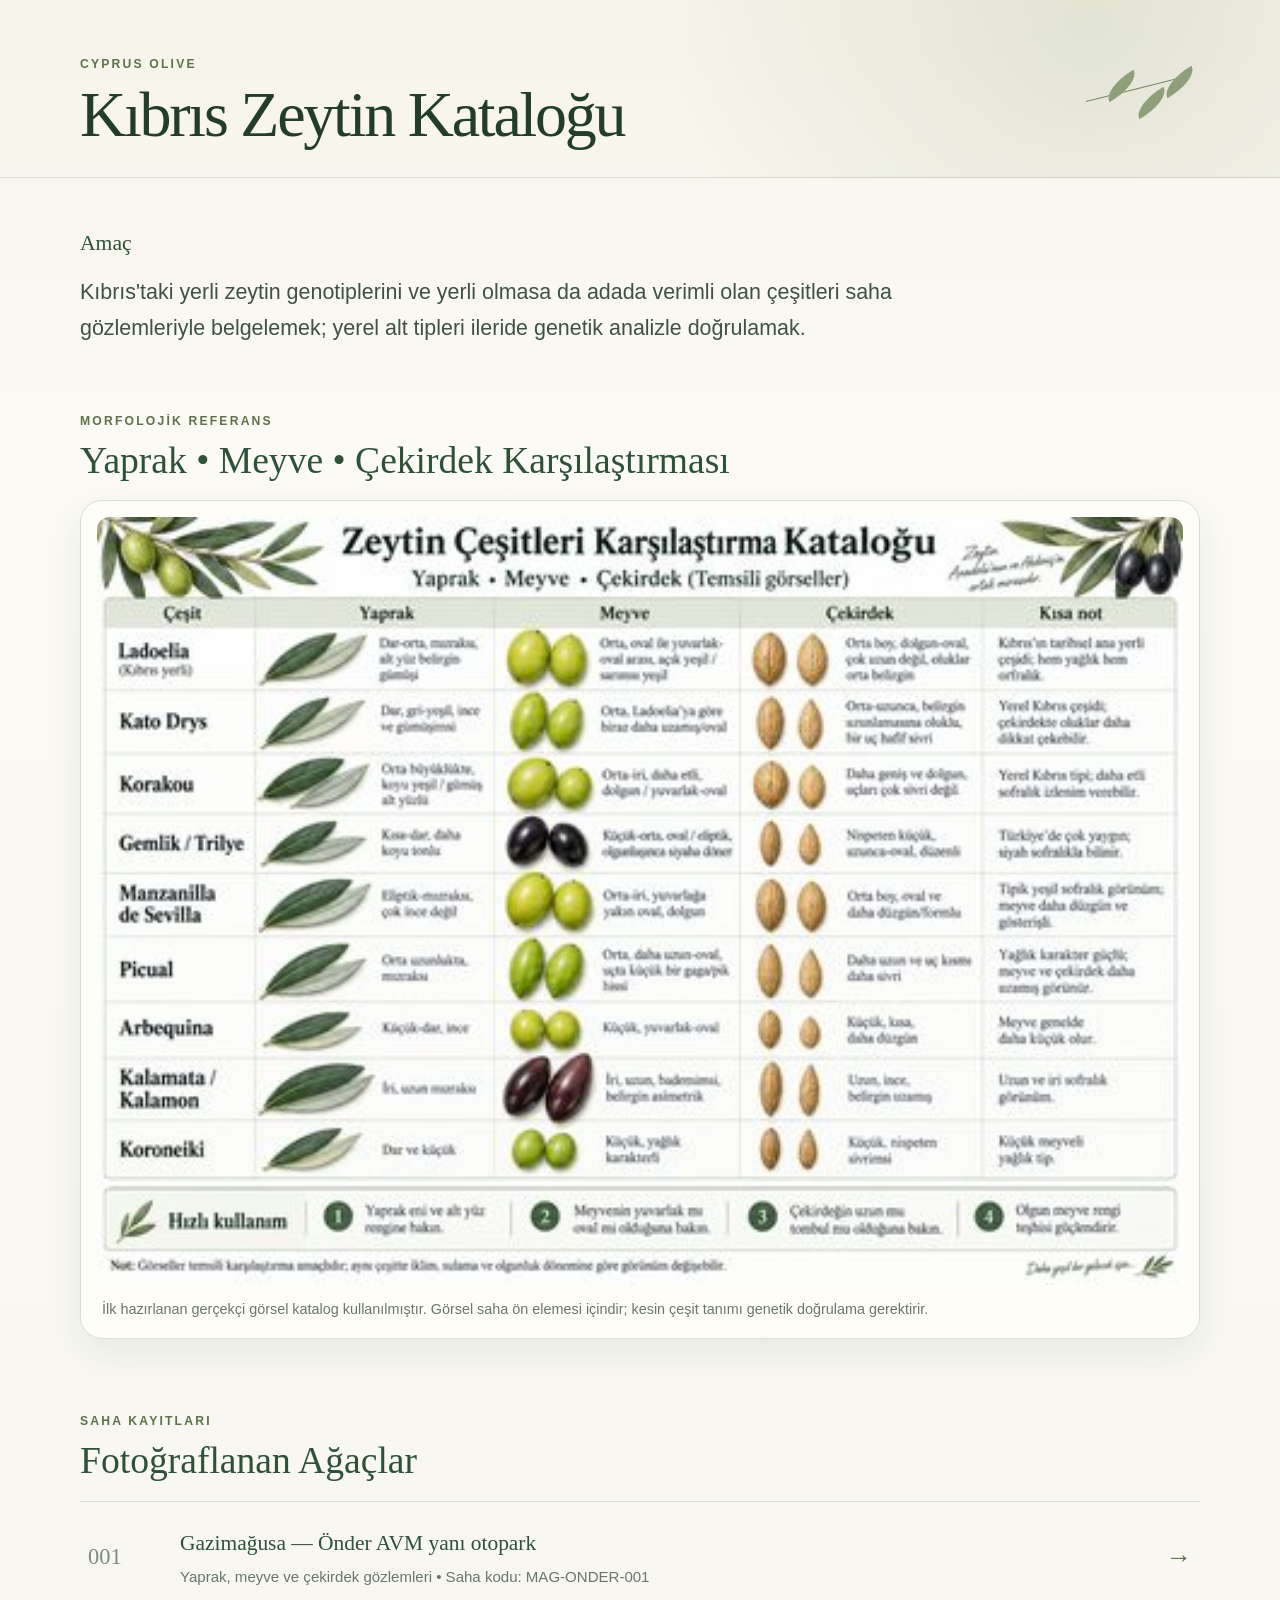
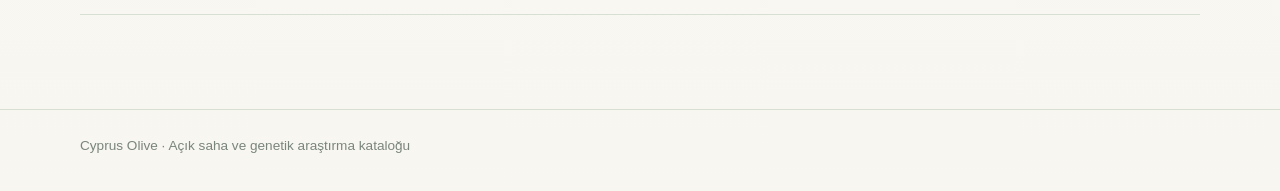
<file: web/index.html>
<!doctype html>
<html lang="tr">
<head>
  <meta charset="utf-8">
  <meta name="viewport" content="width=device-width,initial-scale=1">
  <title>Kıbrıs Zeytin Kataloğu</title>
  <meta name="description" content="Kıbrıs'taki yerli zeytin genotiplerini ve adaya uyum sağlamış verimli diğer zeytinleri saha gözlemleriyle belgeleyen açık katalog.">
  <link rel="stylesheet" href="styles.css">
</head>
<body>
  <header class="site-header">
    <div class="container header-inner">
      <div>
        <p class="eyebrow">CYPRUS OLIVE</p>
        <h1>Kıbrıs Zeytin Kataloğu</h1>
      </div>
      <div class="olive-mark" aria-hidden="true"><span></span><span></span><span></span></div>
    </div>
  </header>

  <main class="container">
    <section class="intro" aria-labelledby="amac">
      <h2 id="amac">Amaç</h2>
      <p>Kıbrıs'taki yerli zeytin genotiplerini ve yerli olmasa da adada verimli olan çeşitleri saha gözlemleriyle belgelemek; yerel alt tipleri ileride genetik analizle doğrulamak.</p>
    </section>

    <section class="catalogue" aria-labelledby="katalog">
      <div class="section-heading">
        <div>
          <p class="section-kicker">Morfolojik referans</p>
          <h2 id="katalog">Yaprak • Meyve • Çekirdek Karşılaştırması</h2>
        </div>
      </div>
      <figure class="catalogue-frame">
        <a id="catalogue-link" href="#" target="_blank" rel="noopener" aria-label="Karşılaştırma kataloğunu tam boy aç">
          <img id="catalogue-image" alt="Ladoelia, Kato Drys, Korakou, Gemlik, Manzanilla, Picual, Arbequina, Kalamata ve Koroneiki yaprak, meyve ve çekirdek karşılaştırma kataloğu">
        </a>
        <figcaption>İlk hazırlanan gerçekçi görsel katalog kullanılmıştır. Görsel saha ön elemesi içindir; kesin çeşit tanımı genetik doğrulama gerektirir.</figcaption>
      </figure>
    </section>

    <section class="field-records" aria-labelledby="kayitlar">
      <div class="section-heading">
        <div>
          <p class="section-kicker">Saha kayıtları</p>
          <h2 id="kayitlar">Fotoğraflanan Ağaçlar</h2>
        </div>
      </div>
      <div class="record-list">
        <a class="record" href="locations/magusa-onder-avm.html">
          <div class="record-index">001</div>
          <div class="record-body">
            <h3>Gazimağusa — Önder AVM yanı otopark</h3>
            <p>Yaprak, meyve ve çekirdek gözlemleri • Saha kodu: MAG-ONDER-001</p>
          </div>
          <span class="record-arrow" aria-hidden="true">→</span>
        </a>
      </div>
    </section>
  </main>

  <footer class="site-footer"><div class="container">Cyprus Olive · Açık saha ve genetik araştırma kataloğu</div></footer>

  <script>
    const catalogueParts = [
      'assets/catalog-parts/good1.b64',
      'assets/catalog-parts/good2.b64',
      'assets/catalog-parts/good3.b64',
      'assets/catalog-parts/good4a.b64',
      'assets/catalog-parts/good4b.b64',
      'assets/catalog-parts/good5.b64',
      'assets/catalog-parts/good6.b64'
    ];

    Promise.all(catalogueParts.map(path =>
      fetch(path).then(response => {
        if (!response.ok) throw new Error('Katalog parçası yüklenemedi: ' + path);
        return response.text();
      })
    ))
      .then(parts => {
        const base64 = parts.join('').replace(/\s/g, '');
        const src = 'data:image/jpeg;base64,' + base64;
        document.getElementById('catalogue-image').src = src;
        document.getElementById('catalogue-link').href = src;
      })
      .catch(error => {
        console.error(error);
        const fallback = 'assets/zeytin-karsilastirma-katalogu.svg';
        document.getElementById('catalogue-image').src = fallback;
        document.getElementById('catalogue-link').href = fallback;
      });
  </script>
</body>
</html>
</file>
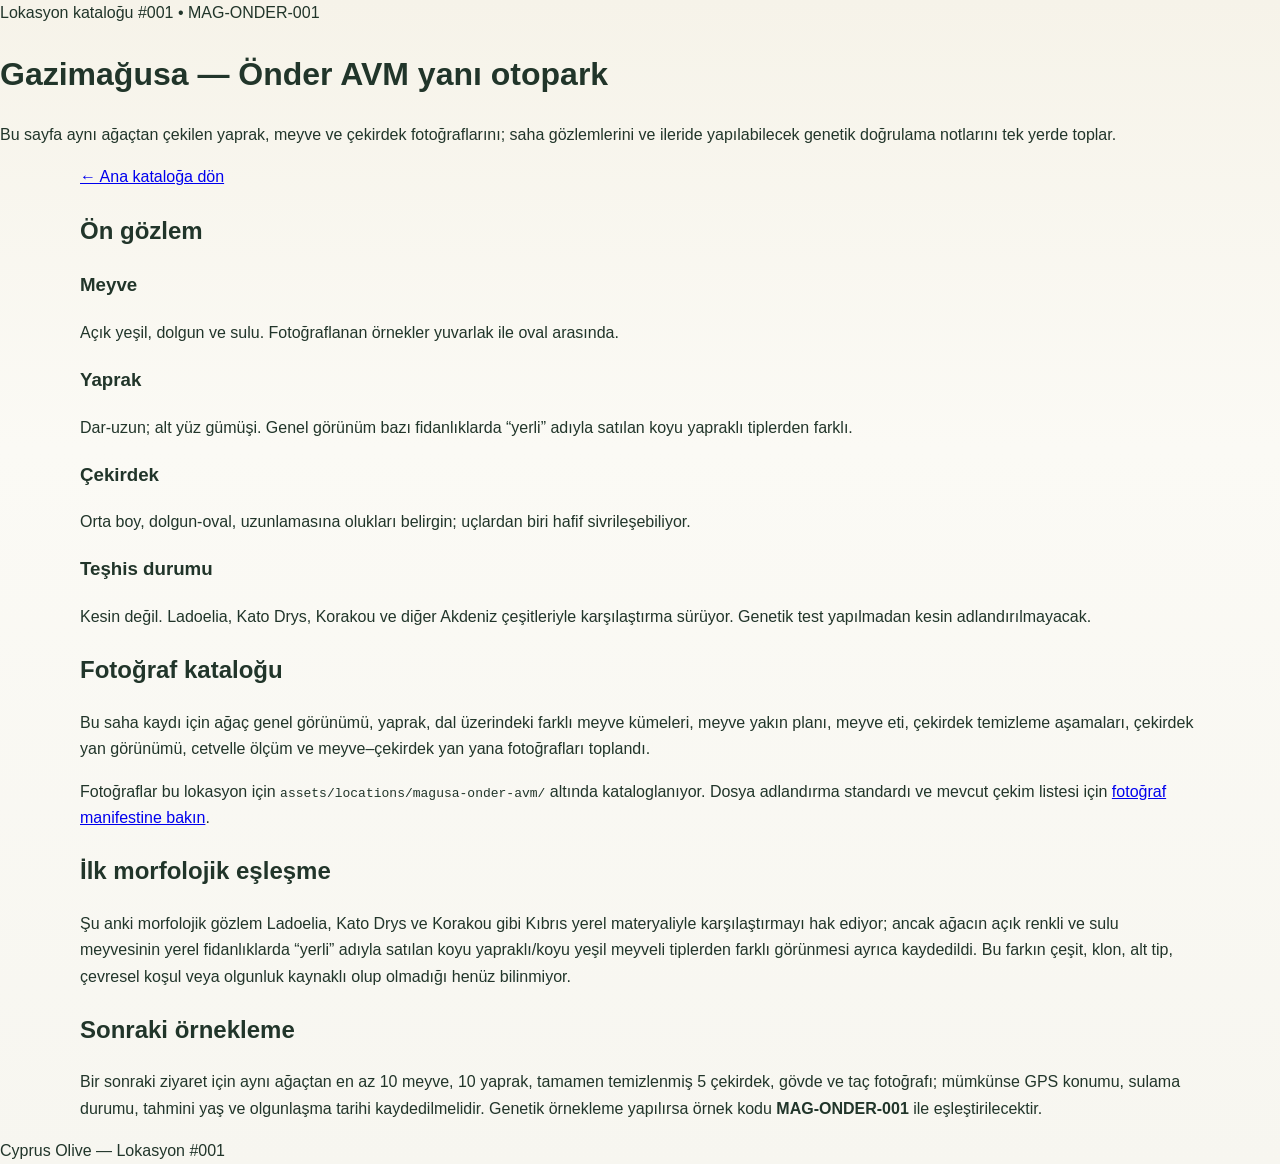
<file: web/locations/magusa-onder-avm.html>
<!doctype html>
<html lang="tr">
<head>
  <meta charset="utf-8">
  <meta name="viewport" content="width=device-width,initial-scale=1">
  <title>Gazimağusa — Önder AVM yanı otopark | Cyprus Olive</title>
  <link rel="stylesheet" href="../styles.css">
</head>
<body>
  <header class="hero">
    <div class="hero-inner">
      <span class="badge">Lokasyon kataloğu #001 • MAG-ONDER-001</span>
      <h1>Gazimağusa — Önder AVM yanı otopark</h1>
      <p>Bu sayfa aynı ağaçtan çekilen yaprak, meyve ve çekirdek fotoğraflarını; saha gözlemlerini ve ileride yapılabilecek genetik doğrulama notlarını tek yerde toplar.</p>
    </div>
  </header>
  <main class="container">
    <section class="section">
      <p><a href="../index.html">← Ana kataloğa dön</a></p>
      <h2>Ön gözlem</h2>
      <div class="goals">
        <article class="card"><h3>Meyve</h3><p>Açık yeşil, dolgun ve sulu. Fotoğraflanan örnekler yuvarlak ile oval arasında.</p></article>
        <article class="card"><h3>Yaprak</h3><p>Dar-uzun; alt yüz gümüşi. Genel görünüm bazı fidanlıklarda “yerli” adıyla satılan koyu yapraklı tiplerden farklı.</p></article>
        <article class="card"><h3>Çekirdek</h3><p>Orta boy, dolgun-oval, uzunlamasına olukları belirgin; uçlardan biri hafif sivrileşebiliyor.</p></article>
        <article class="card"><h3>Teşhis durumu</h3><p>Kesin değil. Ladoelia, Kato Drys, Korakou ve diğer Akdeniz çeşitleriyle karşılaştırma sürüyor. Genetik test yapılmadan kesin adlandırılmayacak.</p></article>
      </div>
    </section>

    <section class="section">
      <h2>Fotoğraf kataloğu</h2>
      <p>Bu saha kaydı için ağaç genel görünümü, yaprak, dal üzerindeki farklı meyve kümeleri, meyve yakın planı, meyve eti, çekirdek temizleme aşamaları, çekirdek yan görünümü, cetvelle ölçüm ve meyve–çekirdek yan yana fotoğrafları toplandı.</p>
      <div class="note">Fotoğraflar bu lokasyon için <code>assets/locations/magusa-onder-avm/</code> altında kataloglanıyor. Dosya adlandırma standardı ve mevcut çekim listesi için <a href="../../assets/locations/magusa-onder-avm/README.md">fotoğraf manifestine bakın</a>.</div>
    </section>

    <section class="section">
      <h2>İlk morfolojik eşleşme</h2>
      <p>Şu anki morfolojik gözlem Ladoelia, Kato Drys ve Korakou gibi Kıbrıs yerel materyaliyle karşılaştırmayı hak ediyor; ancak ağacın açık renkli ve sulu meyvesinin yerel fidanlıklarda “yerli” adıyla satılan koyu yapraklı/koyu yeşil meyveli tiplerden farklı görünmesi ayrıca kaydedildi. Bu farkın çeşit, klon, alt tip, çevresel koşul veya olgunluk kaynaklı olup olmadığı henüz bilinmiyor.</p>
    </section>

    <section class="section">
      <h2>Sonraki örnekleme</h2>
      <p>Bir sonraki ziyaret için aynı ağaçtan en az 10 meyve, 10 yaprak, tamamen temizlenmiş 5 çekirdek, gövde ve taç fotoğrafı; mümkünse GPS konumu, sulama durumu, tahmini yaş ve olgunlaşma tarihi kaydedilmelidir. Genetik örnekleme yapılırsa örnek kodu <strong>MAG-ONDER-001</strong> ile eşleştirilecektir.</p>
    </section>
  </main>
  <footer class="footer">Cyprus Olive — Lokasyon #001</footer>
</body>
</html>
</file>
<file: web/styles.css>
:root{--ink:#21352a;--muted:#69766e;--olive:#5d7248;--olive-dark:#2f5138;--olive-soft:#e9eee2;--paper:#fffdf7;--sand:#f3f0e6;--line:#d9ded2;--shadow:0 14px 38px rgba(39,61,46,.08)}*{box-sizing:border-box}html{scroll-behavior:smooth}body{margin:0;background:linear-gradient(180deg,#f6f3e9 0,#fbfaf5 28rem,#f7f6f0 100%);color:var(--ink);font-family:Inter,ui-sans-serif,-apple-system,BlinkMacSystemFont,"Segoe UI",sans-serif;line-height:1.65}.container{width:min(1120px,calc(100% - 40px));margin:0 auto}.site-header{padding:54px 0 30px;border-bottom:1px solid rgba(84,108,77,.18);background:radial-gradient(circle at 85% 15%,rgba(123,143,96,.16),transparent 26rem)}.header-inner{display:flex;align-items:center;justify-content:space-between;gap:30px}.eyebrow,.section-kicker{margin:0 0 8px;color:var(--olive);font-size:.76rem;font-weight:800;letter-spacing:.18em;text-transform:uppercase}.site-header h1{margin:0;font-family:Georgia,"Times New Roman",serif;font-size:clamp(2.2rem,5vw,4.25rem);font-weight:500;line-height:1.02;letter-spacing:-.035em;color:#233d2b}.olive-mark{position:relative;width:122px;height:62px;opacity:.85}.olive-mark:before{content:"";position:absolute;left:8px;top:31px;width:102px;height:1px;background:#64794e;transform:rotate(-14deg);transform-origin:left center}.olive-mark span{position:absolute;width:37px;height:16px;border-radius:100% 0 100% 0;background:#809369;transform:rotate(-30deg)}.olive-mark span:nth-child(1){left:25px;top:8px}.olive-mark span:nth-child(2){left:55px;top:25px;transform:rotate(150deg)}.olive-mark span:nth-child(3){left:83px;top:4px}.intro{padding:48px 0 28px;max-width:920px}.intro h2,.section-heading h2{font-family:Georgia,"Times New Roman",serif;font-weight:500;color:var(--olive-dark)}.intro h2{margin:0 0 12px;font-size:1.35rem}.intro p{margin:0;font-size:clamp(1.08rem,2vw,1.34rem);line-height:1.7;color:#405146}.catalogue,.field-records{padding:36px 0}.section-heading{display:flex;align-items:end;justify-content:space-between;margin-bottom:18px}.section-heading h2{margin:0;font-size:clamp(1.65rem,3vw,2.35rem);line-height:1.15}.catalogue-frame{margin:0;background:var(--paper);border:1px solid var(--line);border-radius:22px;padding:16px;box-shadow:var(--shadow)}.catalogue-frame a{display:block}.catalogue-frame img{display:block;width:100%;height:auto;border-radius:13px;background:#f7f5ec}.catalogue-frame figcaption{padding:13px 5px 1px;color:var(--muted);font-size:.9rem}.record-list{border-top:1px solid var(--line)}.record{display:grid;grid-template-columns:74px 1fr 42px;gap:18px;align-items:center;padding:24px 8px;border-bottom:1px solid var(--line);color:inherit;text-decoration:none;transition:background-color .18s ease,padding .18s ease}.record:hover{background:rgba(233,238,226,.64);padding-left:16px;padding-right:16px}.record-index{font-family:Georgia,"Times New Roman",serif;font-size:1.4rem;color:#7f8b80}.record-body h3{margin:0 0 4px;font-family:Georgia,"Times New Roman",serif;font-weight:500;font-size:1.34rem;color:var(--olive-dark)}.record-body p{margin:0;color:var(--muted);font-size:.94rem}.record-arrow{font-size:1.65rem;color:var(--olive);justify-self:end}.site-footer{margin-top:58px;padding:25px 0 34px;border-top:1px solid var(--line);color:#7a857d;font-size:.85rem}@media(max-width:700px){.container{width:min(100% - 28px,1120px)}.site-header{padding-top:38px}.olive-mark{display:none}.intro{padding-top:36px}.catalogue,.field-records{padding:28px 0}.catalogue-frame{padding:8px;border-radius:15px}.record{grid-template-columns:48px 1fr 28px;gap:10px;padding:20px 2px}.record:hover{padding-left:7px;padding-right:7px}.record-body h3{font-size:1.12rem}.record-body p{font-size:.85rem}}
</file>
